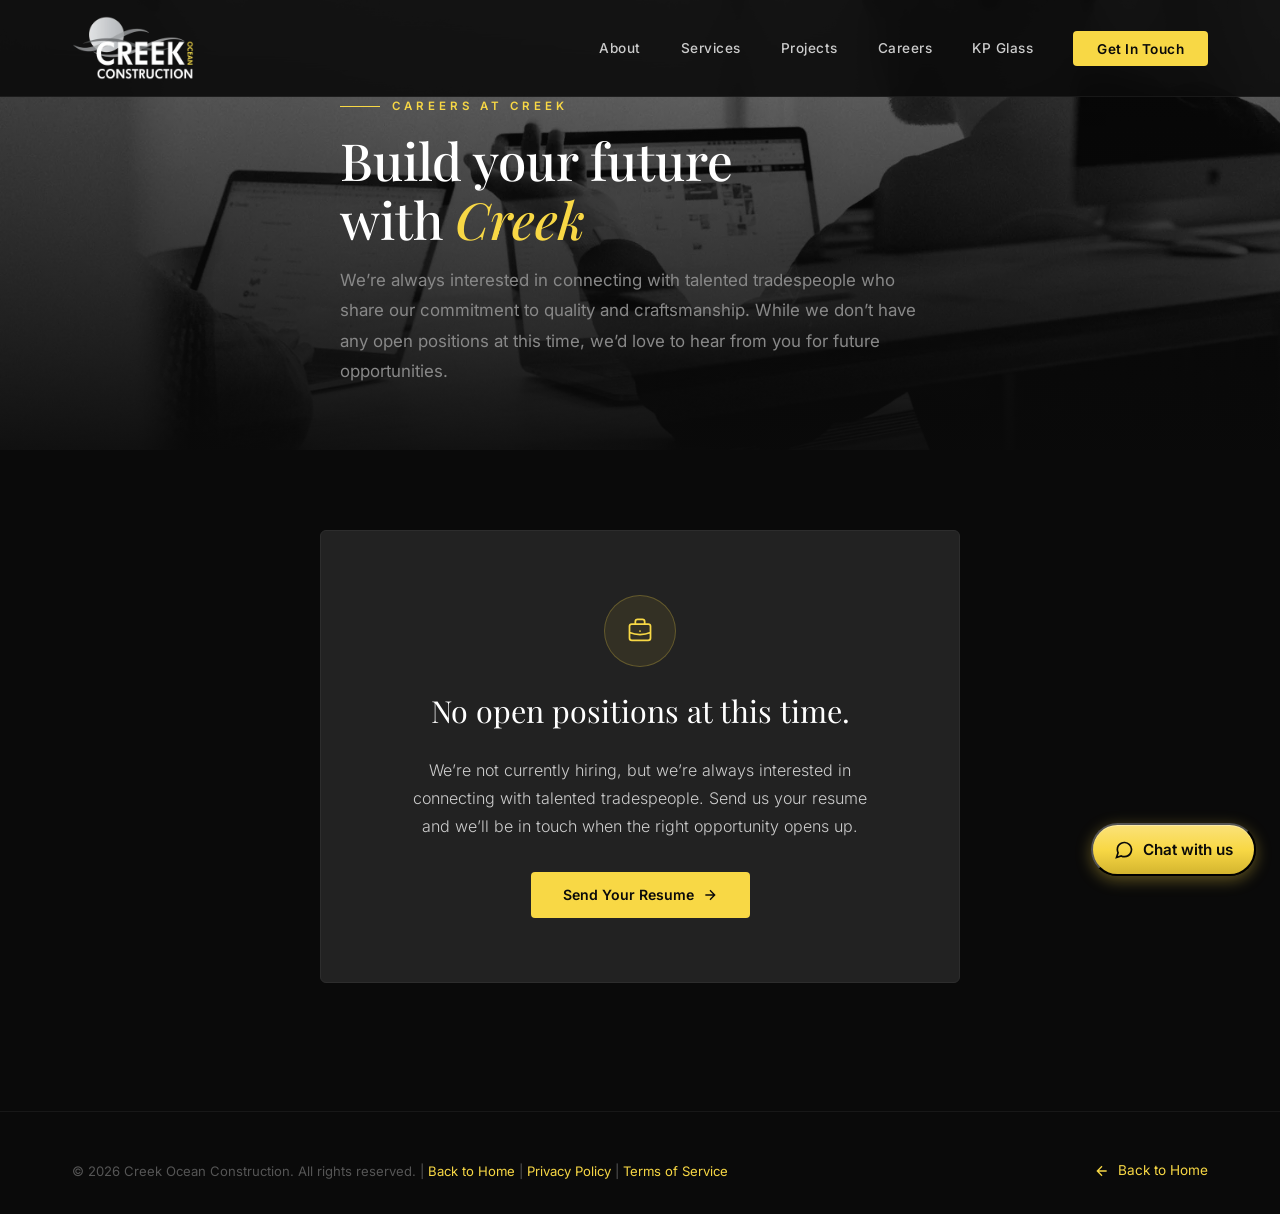
<file: careers.html>
<!DOCTYPE html>
<html lang="en">
<head>
  <meta charset="UTF-8">
  <meta name="viewport" content="width=device-width, initial-scale=1.0">
  <title>Careers | Creek Ocean Construction</title>
  <meta name="description" content="Careers at Creek Ocean Construction in Dartmouth, NS. No open positions right now, but we welcome resumes from carpenters, cabinet makers, and tradespeople in HRM.">
  <meta name="theme-color" content="#0a0a0a">
  <link rel="canonical" href="https://creek.construction/careers">
  <link rel="icon" type="image/svg+xml" href="favicon.svg">
  <meta property="og:type" content="website">
  <meta property="og:site_name" content="Creek Ocean Construction">
  <meta property="og:url" content="https://creek.construction/careers">
  <meta property="og:title" content="Careers | Creek Ocean Construction">
  <meta property="og:description" content="Send your resume to Creek Ocean Construction for future opportunities in carpentry, cabinetry, and construction in Halifax and HRM.">
  <meta property="og:image" content="https://creek.construction/images/og-creek-v2.jpg">
  <meta name="twitter:card" content="summary_large_image">
  <link rel="preload" href="fonts/inter-latin.woff2" as="font" type="font/woff2" crossorigin>
  <link rel="preload" href="fonts/playfair-latin.woff2" as="font" type="font/woff2" crossorigin>
  <style>
  @font-face{font-family:'Inter';font-style:normal;font-weight:300 700;font-display:swap;src:url(fonts/inter-latin-ext.woff2) format('woff2');unicode-range:U+0100-02BA, U+02BD-02C5, U+02C7-02CC, U+02CE-02D7, U+02DD-02FF, U+0304, U+0308, U+0329, U+1D00-1DBF, U+1E00-1E9F, U+1EF2-1EFF, U+2020, U+20A0-20AB, U+20AD-20C0, U+2113, U+2C60-2C7F, U+A720-A7FF;}
  @font-face{font-family:'Inter';font-style:normal;font-weight:300 700;font-display:swap;src:url(fonts/inter-latin.woff2) format('woff2');unicode-range:U+0000-00FF, U+0131, U+0152-0153, U+02BB-02BC, U+02C6, U+02DA, U+02DC, U+0304, U+0308, U+0329, U+2000-206F, U+20AC, U+2122, U+2191, U+2193, U+2212, U+2215, U+FEFF, U+FFFD;}
  @font-face{font-family:'Playfair Display';font-style:italic;font-weight:400 500;font-display:swap;src:url(fonts/playfair-italic-latin-ext.woff2) format('woff2');unicode-range:U+0100-02BA, U+02BD-02C5, U+02C7-02CC, U+02CE-02D7, U+02DD-02FF, U+0304, U+0308, U+0329, U+1D00-1DBF, U+1E00-1E9F, U+1EF2-1EFF, U+2020, U+20A0-20AB, U+20AD-20C0, U+2113, U+2C60-2C7F, U+A720-A7FF;}
  @font-face{font-family:'Playfair Display';font-style:italic;font-weight:400 500;font-display:swap;src:url(fonts/playfair-italic-latin.woff2) format('woff2');unicode-range:U+0000-00FF, U+0131, U+0152-0153, U+02BB-02BC, U+02C6, U+02DA, U+02DC, U+0304, U+0308, U+0329, U+2000-206F, U+20AC, U+2122, U+2191, U+2193, U+2212, U+2215, U+FEFF, U+FFFD;}
  @font-face{font-family:'Playfair Display';font-style:normal;font-weight:400 700;font-display:swap;src:url(fonts/playfair-latin-ext.woff2) format('woff2');unicode-range:U+0100-02BA, U+02BD-02C5, U+02C7-02CC, U+02CE-02D7, U+02DD-02FF, U+0304, U+0308, U+0329, U+1D00-1DBF, U+1E00-1E9F, U+1EF2-1EFF, U+2020, U+20A0-20AB, U+20AD-20C0, U+2113, U+2C60-2C7F, U+A720-A7FF;}
  @font-face{font-family:'Playfair Display';font-style:normal;font-weight:400 700;font-display:swap;src:url(fonts/playfair-latin.woff2) format('woff2');unicode-range:U+0000-00FF, U+0131, U+0152-0153, U+02BB-02BC, U+02C6, U+02DA, U+02DC, U+0304, U+0308, U+0329, U+2000-206F, U+20AC, U+2122, U+2191, U+2193, U+2212, U+2215, U+FEFF, U+FFFD;}
  </style>
  <style>
    *, *::before, *::after { margin: 0; padding: 0; box-sizing: border-box; }
    :root {
      --black: #0a0a0a;
      --charcoal: #1a1a1a;
      --dark: #222222;
      --gray-900: #2d2d2d;
      --gray-700: #555555;
      --gray-500: #888888;
      --gray-300: #cccccc;
      --gray-100: #f2f2f2;
      --white: #ffffff;
      --accent: #f8d845;
      --accent-light: #fbe27a;
      --accent-dark: #d4b52f;
      --font-display: 'Playfair Display', Georgia, serif;
      --font-body: 'Inter', -apple-system, sans-serif;
    }
    html { scroll-behavior: smooth; }
    body {
      font-family: var(--font-body);
      background: var(--black);
      color: var(--white);
      line-height: 1.6;
      overflow-x: hidden;
      -webkit-font-smoothing: antialiased;
    }
    img { max-width: 100%; display: block; }
    a { text-decoration: none; color: inherit; }
    .container { max-width: 1200px; margin: 0 auto; padding: 0 2rem; }

    /* ─── NAV ─── */
    nav {
      position: fixed; top: 0; left: 0; right: 0; z-index: 1000;
      background: rgba(10,10,10,0.9);
      backdrop-filter: blur(20px);
      -webkit-backdrop-filter: blur(20px);
      border-bottom: 1px solid rgba(255,255,255,0.06);
      padding: 1rem 0;
    }
    nav .container {
      display: flex; align-items: center; justify-content: space-between;
    }
    .nav-logo img { height: 64px; width: auto; }
    picture { display: contents; }
    .nav-links {
      display: flex; align-items: center;
      gap: 2.5rem; list-style: none;
    }
    .nav-links a {
      font-size: 0.85rem; font-weight: 500;
      color: var(--gray-300);
      letter-spacing: 0.5px;
      transition: color 0.3s;
    }
    .nav-links a:hover { color: var(--accent); }
    .nav-cta {
      background: var(--accent) !important;
      color: var(--black) !important;
      padding: 0.6rem 1.5rem !important;
      border-radius: 4px;
      font-weight: 600 !important;
      transition: all 0.3s !important;
    }
    .nav-cta:hover {
      background: var(--accent-light) !important;
      transform: translateY(-1px);
    }
    .nav-hamburger {
      display: none;
      flex-direction: column; gap: 5px;
      cursor: pointer;
      background: none;
      border: none;
      padding: 8px;
      margin: -8px;
    }
    .nav-hamburger:focus-visible {
      outline: 2px solid var(--accent-light);
      outline-offset: 2px;
    }
    .nav-hamburger span {
      width: 24px; height: 2px;
      background: var(--white);
      border-radius: 2px;
      transition: all 0.3s;
    }

    /* ─── HERO ─── */
    .careers-hero {
      position: relative;
      min-height: 50vh;
      display: flex;
      align-items: flex-end;
      padding-bottom: 4rem;
      overflow: hidden;
    }
    .careers-hero-bg {
      position: absolute; inset: 0;
      background: url('images/career-hero.jpg') center/cover no-repeat;
      background-image: image-set(url('images/career-hero.webp') type('image/webp'), url('images/career-hero.jpg') type('image/jpeg'));
    }
    .careers-hero-overlay {
      position: absolute; inset: 0;
      background: linear-gradient(180deg, rgba(10,10,10,0.5) 0%, rgba(10,10,10,0.95) 100%);
    }
    .careers-hero-content {
      position: relative; z-index: 2;
    }
    .section-label {
      display: inline-flex; align-items: center; gap: 0.75rem;
      font-size: 0.72rem; font-weight: 600;
      color: var(--accent);
      letter-spacing: 4px;
      text-transform: uppercase;
      margin-bottom: 1rem;
    }
    .section-label::before {
      content: ''; width: 40px; height: 1px;
      background: var(--accent);
    }
    .section-title {
      font-family: var(--font-display);
      font-size: clamp(2.2rem, 4vw, 3.5rem);
      font-weight: 500;
      color: var(--white);
      line-height: 1.15;
      margin-bottom: 1rem;
    }
    .section-title em {
      font-style: italic;
      color: var(--accent);
    }
    .careers-hero-desc {
      font-size: 1.05rem;
      color: var(--gray-500);
      max-width: 600px;
      line-height: 1.8;
    }

    /* ─── JOB LISTINGS ─── */
    .jobs-section {
      padding: 5rem 0 8rem;
    }
    .no-openings {
      max-width: 640px;
      margin: 0 auto;
      background: var(--dark);
      border: 1px solid var(--gray-900);
      border-radius: 6px;
      padding: 4rem 2.5rem;
      text-align: center;
      display: flex;
      flex-direction: column;
      align-items: center;
      gap: 1.25rem;
    }
    .no-openings-icon {
      width: 72px;
      height: 72px;
      border-radius: 50%;
      background: rgba(248, 216, 69,0.08);
      border: 1px solid rgba(248, 216, 69,0.25);
      display: flex;
      align-items: center;
      justify-content: center;
      color: var(--accent);
    }
    .no-openings-icon svg { width: 28px; height: 28px; }
    .no-openings h2 {
      font-family: var(--font-display);
      font-size: clamp(1.5rem, 3vw, 1.9rem);
      font-weight: 400;
      color: var(--white);
      margin: 0;
    }
    .no-openings p {
      color: var(--gray-300);
      line-height: 1.75;
      font-weight: 300;
      max-width: 46ch;
      font-size: 1rem;
      margin: 0;
    }
    .no-openings .job-apply-btn { margin-top: 0.75rem; }
    .jobs-nav {
      display: flex;
      gap: 0.75rem;
      flex-wrap: wrap;
      margin-bottom: 4rem;
      padding-bottom: 2rem;
      border-bottom: 1px solid rgba(255,255,255,0.06);
    }
    .jobs-nav a {
      padding: 0.6rem 1.4rem;
      background: rgba(255,255,255,0.04);
      border: 1px solid rgba(255,255,255,0.08);
      border-radius: 50px;
      font-size: 0.82rem;
      font-weight: 500;
      color: var(--gray-300);
      transition: all 0.3s;
    }
    .jobs-nav a:hover,
    .jobs-nav a.active {
      background: rgba(248, 216, 69,0.1);
      border-color: rgba(248, 216, 69,0.3);
      color: var(--accent);
    }

    .job-posting {
      margin-bottom: 4rem;
      padding-bottom: 4rem;
      border-bottom: 1px solid rgba(255,255,255,0.06);
      scroll-margin-top: 100px;
    }
    .job-posting:last-child {
      border-bottom: none;
      margin-bottom: 0;
      padding-bottom: 0;
    }
    .job-header {
      display: flex;
      justify-content: space-between;
      align-items: flex-start;
      gap: 2rem;
      margin-bottom: 2.5rem;
    }
    .job-header h2 {
      font-family: var(--font-display);
      font-size: 2rem;
      font-weight: 500;
      color: var(--white);
      line-height: 1.2;
    }
    .job-meta {
      display: flex;
      gap: 1rem;
      flex-wrap: wrap;
      margin-top: 0.75rem;
    }
    .job-meta-tag {
      display: inline-flex;
      align-items: center;
      gap: 0.4rem;
      font-size: 0.78rem;
      font-weight: 500;
      color: var(--gray-500);
      background: rgba(255,255,255,0.04);
      border: 1px solid rgba(255,255,255,0.08);
      padding: 0.35rem 0.9rem;
      border-radius: 4px;
    }
    .job-meta-tag svg {
      width: 14px; height: 14px;
      color: var(--accent);
    }
    .job-apply-btn {
      display: inline-flex;
      align-items: center;
      gap: 0.5rem;
      padding: 0.75rem 2rem;
      background: var(--accent);
      color: var(--black);
      border-radius: 4px;
      font-size: 0.88rem;
      font-weight: 600;
      transition: all 0.3s;
      flex-shrink: 0;
      margin-top: 0.5rem;
    }
    .job-apply-btn:hover {
      background: var(--accent-light);
      transform: translateY(-1px);
    }
    .job-apply-btn svg { width: 16px; height: 16px; }

    .job-body {
      display: grid;
      grid-template-columns: 2fr 1fr;
      gap: 3rem;
    }
    .job-content h3 {
      font-family: var(--font-display);
      font-size: 1.15rem;
      font-weight: 500;
      color: var(--white);
      margin-bottom: 1rem;
      margin-top: 2rem;
    }
    .job-content h3:first-child { margin-top: 0; }
    .job-content p {
      font-size: 0.92rem;
      color: var(--gray-500);
      line-height: 1.8;
      margin-bottom: 1rem;
    }
    .job-content ul {
      list-style: none;
      padding: 0;
    }
    .job-content ul li {
      position: relative;
      padding-left: 1.5rem;
      font-size: 0.9rem;
      color: var(--gray-300);
      line-height: 1.8;
      margin-bottom: 0.5rem;
    }
    .job-content ul li::before {
      content: '';
      position: absolute;
      left: 0;
      top: 0.7rem;
      width: 6px; height: 6px;
      background: var(--accent);
      border-radius: 50%;
    }

    .job-sidebar {
      position: sticky;
      top: 100px;
      align-self: start;
    }
    .job-sidebar-card {
      background: rgba(255,255,255,0.03);
      border: 1px solid rgba(255,255,255,0.06);
      border-radius: 12px;
      padding: 2rem;
    }
    .job-sidebar-card h4 {
      font-family: var(--font-display);
      font-size: 1rem;
      font-weight: 500;
      color: var(--white);
      margin-bottom: 1.5rem;
    }
    .sidebar-info {
      display: flex;
      flex-direction: column;
      gap: 1rem;
    }
    .sidebar-info-item {
      display: flex;
      align-items: center;
      gap: 0.75rem;
    }
    .sidebar-info-item .icon {
      width: 36px; height: 36px;
      display: flex; align-items: center; justify-content: center;
      background: rgba(248, 216, 69,0.1);
      border-radius: 8px;
      color: var(--accent);
      flex-shrink: 0;
    }
    .sidebar-info-item .icon svg { width: 16px; height: 16px; }
    .sidebar-info-item .text {
      font-size: 0.82rem;
    }
    .sidebar-info-item .text .label {
      color: var(--gray-500);
      font-size: 0.72rem;
      letter-spacing: 0.5px;
      text-transform: uppercase;
    }
    .sidebar-info-item .text .value {
      color: var(--white);
      font-weight: 500;
      margin-top: 0.15rem;
    }
    .sidebar-apply {
      display: block;
      text-align: center;
      margin-top: 1.5rem;
      padding: 0.8rem 1.5rem;
      background: var(--accent);
      color: var(--black);
      border-radius: 4px;
      font-weight: 600;
      font-size: 0.88rem;
      transition: all 0.3s;
    }
    .sidebar-apply:hover {
      background: var(--accent-light);
      transform: translateY(-1px);
    }

    /* ─── FOOTER ─── */
    footer {
      padding: 3rem 0 2rem;
      border-top: 1px solid rgba(255,255,255,0.06);
    }
    .footer-inner {
      display: flex;
      justify-content: space-between;
      align-items: center;
    }
    .footer-inner p {
      font-size: 0.82rem;
      color: var(--gray-700);
    }
    .footer-inner a {
      color: var(--accent);
      transition: color 0.3s;
    }
    .footer-inner a:hover { color: var(--accent-light); }
    .footer-back {
      display: inline-flex;
      align-items: center;
      gap: 0.5rem;
      font-size: 0.85rem;
      color: var(--gray-500);
      transition: color 0.3s;
    }
    .footer-back:hover { color: var(--accent); }
    .footer-back svg { width: 16px; height: 16px; }

    /* ─── REVEAL ─── */
    @media (prefers-reduced-motion: no-preference) {
      .reveal {
        opacity: 0; transform: translateY(25px);
        transition: opacity 0.7s ease, transform 0.7s ease;
      }
      .reveal.visible { opacity: 1; transform: translateY(0); }
    }
    .skip-link {
      position: absolute; left: -9999px; top: 0;
      z-index: 10001;
      background: var(--accent); color: var(--black);
      padding: 12px 24px; font-weight: 600; font-size: 0.9rem;
    }
    .skip-link:focus { left: 0; outline: 3px solid var(--white); outline-offset: 2px; }
    .reveal-delay-1 { transition-delay: 0.15s; }
    .reveal-delay-2 { transition-delay: 0.3s; }
    .reveal-delay-3 { transition-delay: 0.45s; }

    /* ─── RESPONSIVE ─── */
    @media (max-width: 768px) {
      .nav-links { display: none; }
      .nav-links.active {
        display: flex;
        flex-direction: column;
        position: fixed;
        top: 0; left: 0; right: 0; bottom: 0;
        background: rgba(10,10,10,0.97);
        backdrop-filter: blur(20px);
        justify-content: center;
        align-items: center;
        gap: 2rem;
        z-index: 999;
      }
      .nav-links.active a { font-size: 1.2rem; }
      .nav-hamburger { display: flex; z-index: 1001; }
      .nav-logo img { height: 50px; }
      .job-header { flex-direction: column; }
      .job-body { grid-template-columns: 1fr; }
      .job-sidebar { position: static; }
      .careers-hero { min-height: 40vh; }
    }
  </style>
  <link rel="stylesheet" href="chatbot/chatbot.css?v=8">
</head>
<body>
<a href="#main-content" class="skip-link">Skip to main content</a>

<!-- NAV -->
<nav>
  <div class="container">
    <a href="index.html" class="nav-logo"><picture><source srcset="images/creek-logo-transparent.webp" type="image/webp"><img src="images/creek-logo-transparent.png" alt="Creek Ocean Construction" width="122" height="64"></picture></a>
    <ul class="nav-links" id="navLinks">
      <li><a href="index.html#about">About</a></li>
      <li><a href="index.html#services">Services</a></li>
      <li><a href="index.html#projects">Projects</a></li>
      <li><a href="careers.html" aria-current="page">Careers</a></li>
      <li><a href="https://kp-glass.ca/" target="_blank" rel="noopener noreferrer">KP Glass</a></li>
      <li><a href="index.html#contact" class="nav-cta">Get In Touch</a></li>
    </ul>
    <button type="button" class="nav-hamburger" id="hamburger" aria-label="Toggle menu" aria-expanded="false" aria-controls="navLinks">
      <span></span><span></span><span></span>
    </button>
  </div>
</nav>

<main id="main-content">

<!-- HERO -->
<section class="careers-hero">
  <div class="careers-hero-bg"></div>
  <div class="careers-hero-overlay"></div>
  <div class="container">
    <div class="careers-hero-content">
      <div class="section-label reveal">Careers at Creek</div>
      <h1 class="section-title reveal reveal-delay-1">Build your future<br>with <em>Creek</em></h1>
      <p class="careers-hero-desc reveal reveal-delay-2">We&rsquo;re always interested in connecting with talented tradespeople who share our commitment to quality and craftsmanship. While we don&rsquo;t have any open positions at this time, we&rsquo;d love to hear from you for future opportunities.</p>
    </div>
  </div>
</section>

<!-- NO OPEN POSITIONS -->
<section class="jobs-section">
  <div class="container">
    <div class="no-openings reveal">
      <div class="no-openings-icon">
        <svg fill="none" stroke="currentColor" stroke-width="1.5" viewBox="0 0 24 24" aria-hidden="true"><path stroke-linecap="round" stroke-linejoin="round" d="M21 13.255A23.931 23.931 0 0112 15c-3.183 0-6.22-.62-9-1.745M16 6V4a2 2 0 00-2-2h-4a2 2 0 00-2 2v2m4 6h.01M5 20h14a2 2 0 002-2V8a2 2 0 00-2-2H5a2 2 0 00-2 2v10a2 2 0 002 2z"/></svg>
      </div>
      <h2>No open positions at this time.</h2>
      <p>We&rsquo;re not currently hiring, but we&rsquo;re always interested in connecting with talented tradespeople. Send us your resume and we&rsquo;ll be in touch when the right opportunity opens up.</p>
      <a href="mailto:admin@creek.construction?subject=Resume%20Submission" class="job-apply-btn">
        Send Your Resume
        <svg fill="none" stroke="currentColor" stroke-width="2" viewBox="0 0 24 24" aria-hidden="true"><path d="M5 12h14M12 5l7 7-7 7"/></svg>
      </a>
    </div>
  </div>
</section>

</main>

<!-- FOOTER -->
<footer>
  <div class="container">
    <div class="footer-inner">
      <p>&copy; 2026 Creek Ocean Construction. All rights reserved. | <a href="index.html">Back to Home</a> | <a href="privacy-policy.html">Privacy Policy</a> | <a href="terms-of-service.html">Terms of Service</a></p>
      <a href="index.html" class="footer-back">
        <svg fill="none" stroke="currentColor" stroke-width="2" viewBox="0 0 24 24"><path d="M19 12H5M12 19l-7-7 7-7"/></svg>
        Back to Home
      </a>
    </div>
  </div>
</footer>

<script>
// ─── HAMBURGER ───
const hamburger = document.getElementById('hamburger');
const navLinks = document.getElementById('navLinks');
hamburger.addEventListener('click', () => {
  navLinks.classList.toggle('active');
  const isOpen = navLinks.classList.contains('active');
  hamburger.setAttribute('aria-expanded', isOpen ? 'true' : 'false');
  const spans = hamburger.querySelectorAll('span');
  if (isOpen) {
    spans[0].style.transform = 'rotate(45deg) translate(5px, 5px)';
    spans[1].style.opacity = '0';
    spans[2].style.transform = 'rotate(-45deg) translate(5px, -5px)';
  } else {
    spans[0].style.transform = '';
    spans[1].style.opacity = '';
    spans[2].style.transform = '';
  }
});
navLinks.querySelectorAll('a').forEach(link => {
  link.addEventListener('click', () => {
    navLinks.classList.remove('active');
    hamburger.setAttribute('aria-expanded', 'false');
    const spans = hamburger.querySelectorAll('span');
    spans[0].style.transform = '';
    spans[1].style.opacity = '';
    spans[2].style.transform = '';
  });
});

// ─── SMOOTH SCROLL ───
document.querySelectorAll('a[href^="#"]').forEach(a => {
  a.addEventListener('click', e => {
    e.preventDefault();
    const target = document.querySelector(a.getAttribute('href'));
    if (target) target.scrollIntoView({ behavior: 'smooth', block: 'start' });
  });
});

// ─── REVEAL ON SCROLL ───
const revealObserver = new IntersectionObserver((entries) => {
  entries.forEach(entry => {
    if (entry.isIntersecting) entry.target.classList.add('visible');
  });
}, { threshold: 0.1, rootMargin: '0px 0px -50px 0px' });
document.querySelectorAll('.reveal').forEach(el => revealObserver.observe(el));

</script>
<script defer src="chatbot/chatbot.js?v=8"></script>
</body>
</html>
</file>
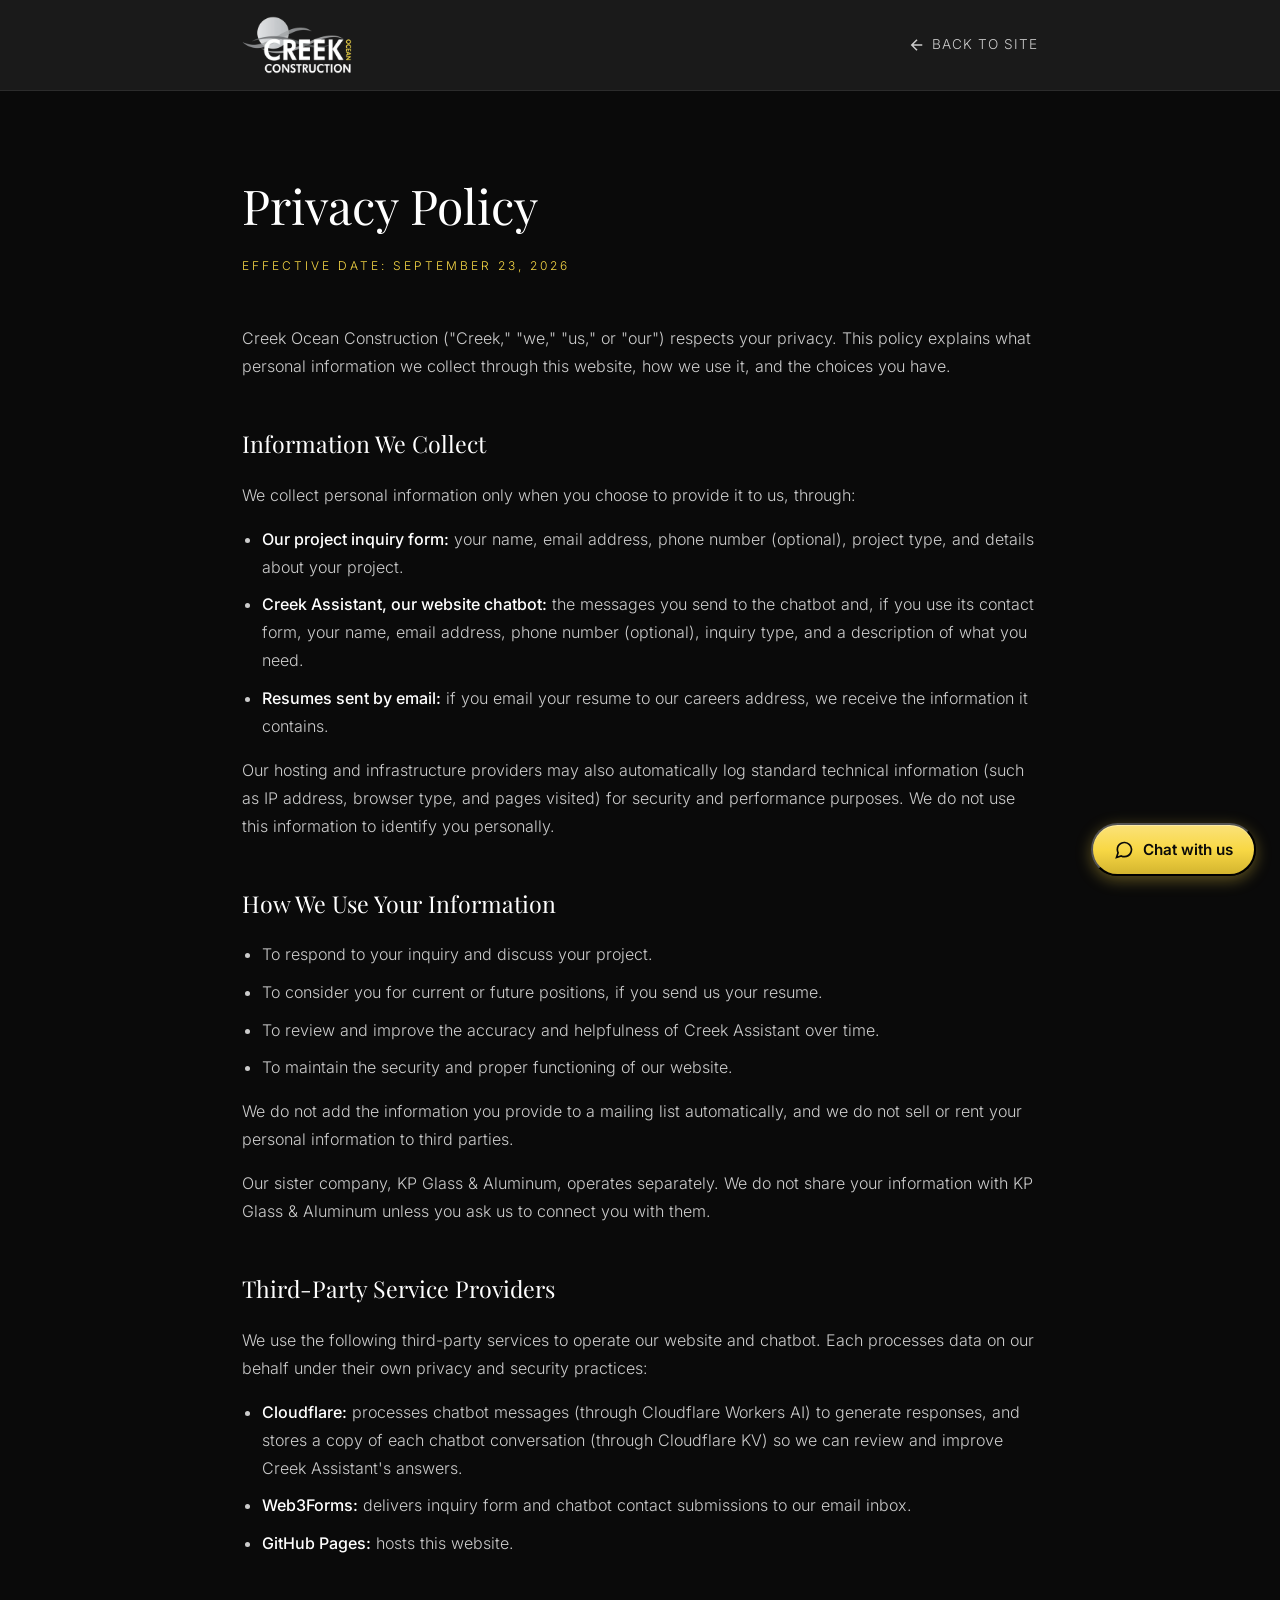
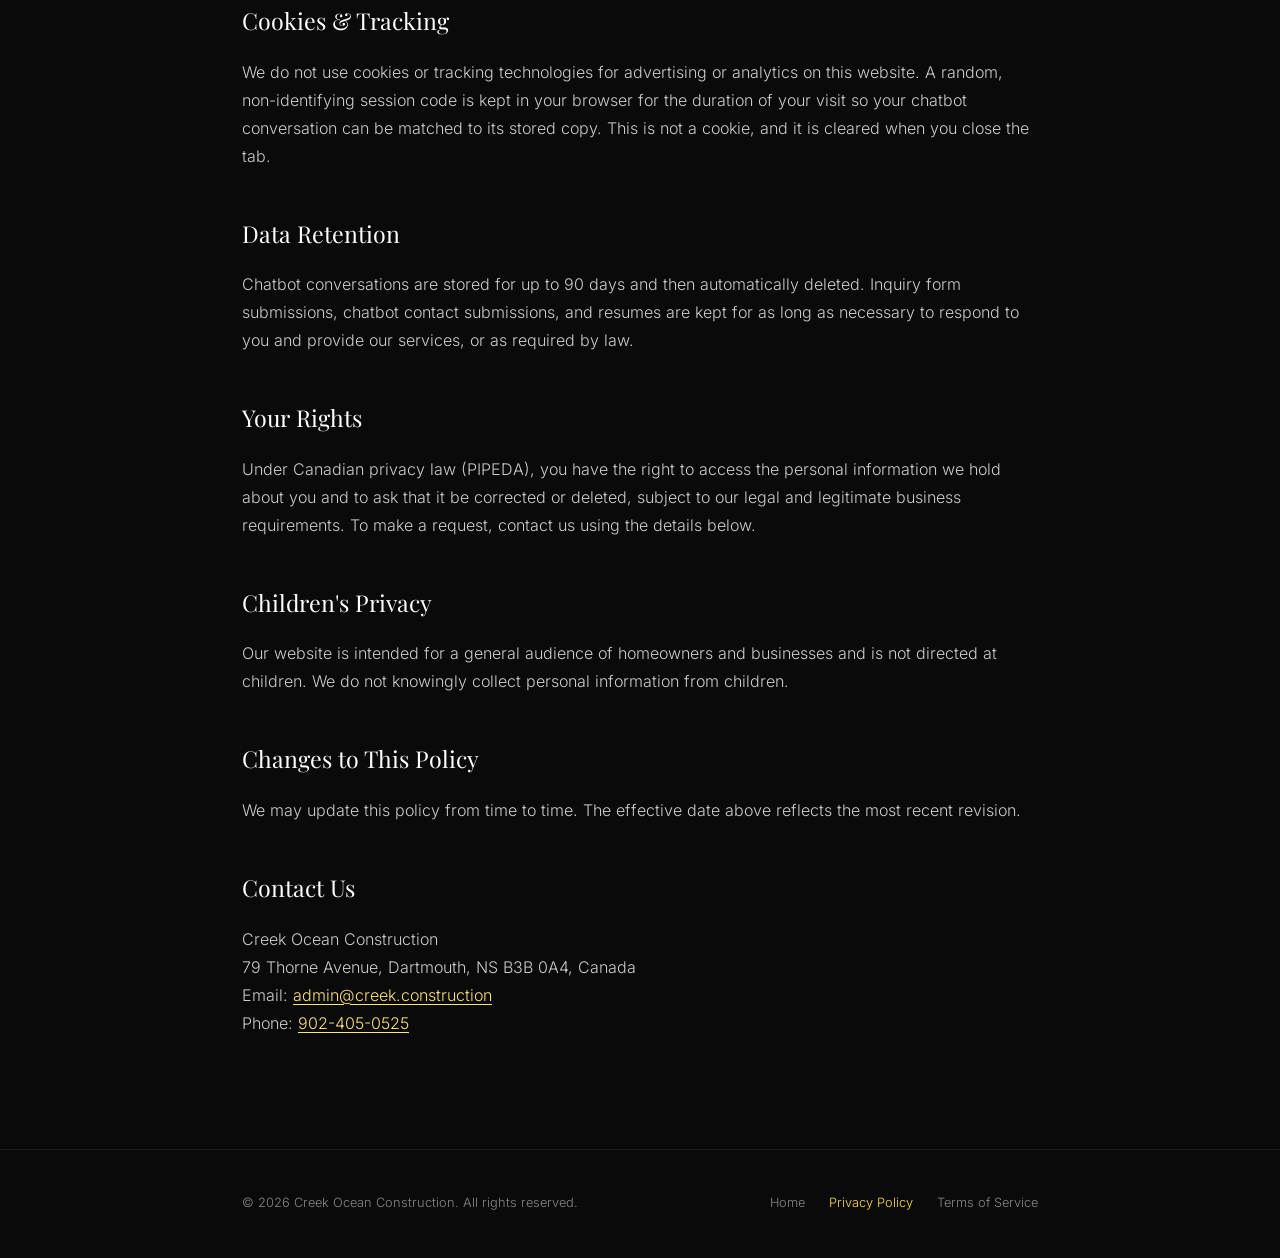
<file: privacy-policy.html>
<!DOCTYPE html>
<html lang="en">
<head>
<meta charset="UTF-8">
<meta name="viewport" content="width=device-width, initial-scale=1.0">
<title>Privacy Policy | Creek Ocean Construction</title>
<meta name="description" content="How Creek Ocean Construction collects, uses, and protects the personal information you share with us, including through our website chatbot and contact form.">
<meta name="robots" content="noindex">
<meta name="theme-color" content="#0a0a0a">
<link rel="preload" href="fonts/inter-latin.woff2" as="font" type="font/woff2" crossorigin>
<link rel="preload" href="fonts/playfair-latin.woff2" as="font" type="font/woff2" crossorigin>
<style>
@font-face{font-family:'Inter';font-style:normal;font-weight:300 700;font-display:swap;src:url(fonts/inter-latin-ext.woff2) format('woff2');unicode-range:U+0100-02BA, U+02BD-02C5, U+02C7-02CC, U+02CE-02D7, U+02DD-02FF, U+0304, U+0308, U+0329, U+1D00-1DBF, U+1E00-1E9F, U+1EF2-1EFF, U+2020, U+20A0-20AB, U+20AD-20C0, U+2113, U+2C60-2C7F, U+A720-A7FF;}
@font-face{font-family:'Inter';font-style:normal;font-weight:300 700;font-display:swap;src:url(fonts/inter-latin.woff2) format('woff2');unicode-range:U+0000-00FF, U+0131, U+0152-0153, U+02BB-02BC, U+02C6, U+02DA, U+02DC, U+0304, U+0308, U+0329, U+2000-206F, U+20AC, U+2122, U+2191, U+2193, U+2212, U+2215, U+FEFF, U+FFFD;}
@font-face{font-family:'Playfair Display';font-style:italic;font-weight:400 500;font-display:swap;src:url(fonts/playfair-italic-latin-ext.woff2) format('woff2');unicode-range:U+0100-02BA, U+02BD-02C5, U+02C7-02CC, U+02CE-02D7, U+02DD-02FF, U+0304, U+0308, U+0329, U+1D00-1DBF, U+1E00-1E9F, U+1EF2-1EFF, U+2020, U+20A0-20AB, U+20AD-20C0, U+2113, U+2C60-2C7F, U+A720-A7FF;}
@font-face{font-family:'Playfair Display';font-style:italic;font-weight:400 500;font-display:swap;src:url(fonts/playfair-italic-latin.woff2) format('woff2');unicode-range:U+0000-00FF, U+0131, U+0152-0153, U+02BB-02BC, U+02C6, U+02DA, U+02DC, U+0304, U+0308, U+0329, U+2000-206F, U+20AC, U+2122, U+2191, U+2193, U+2212, U+2215, U+FEFF, U+FFFD;}
@font-face{font-family:'Playfair Display';font-style:normal;font-weight:400 700;font-display:swap;src:url(fonts/playfair-latin-ext.woff2) format('woff2');unicode-range:U+0100-02BA, U+02BD-02C5, U+02C7-02CC, U+02CE-02D7, U+02DD-02FF, U+0304, U+0308, U+0329, U+1D00-1DBF, U+1E00-1E9F, U+1EF2-1EFF, U+2020, U+20A0-20AB, U+20AD-20C0, U+2113, U+2C60-2C7F, U+A720-A7FF;}
@font-face{font-family:'Playfair Display';font-style:normal;font-weight:400 700;font-display:swap;src:url(fonts/playfair-latin.woff2) format('woff2');unicode-range:U+0000-00FF, U+0131, U+0152-0153, U+02BB-02BC, U+02C6, U+02DA, U+02DC, U+0304, U+0308, U+0329, U+2000-206F, U+20AC, U+2122, U+2191, U+2193, U+2212, U+2215, U+FEFF, U+FFFD;}
</style>
<link rel="stylesheet" href="legal.css?v=4">
<link rel="canonical" href="https://creek.construction/privacy-policy">
<link rel="icon" type="image/svg+xml" href="favicon.svg">
<link rel="stylesheet" href="chatbot/chatbot.css?v=8">
</head>
<body>
<a href="#main-content" class="skip-link">Skip to main content</a>
<nav>
  <div class="container">
    <a href="index.html" class="nav-logo"><picture><source srcset="images/creek-logo-transparent.webp" type="image/webp"><img src="images/creek-logo-transparent.png" alt="Creek Ocean Construction" width="110" height="58"></picture></a>
    <a href="index.html" class="nav-back"><svg viewBox="0 0 24 24" fill="none" stroke="currentColor" stroke-width="2" aria-hidden="true"><path d="M19 12H5M12 19l-7-7 7-7"/></svg> Back to site</a>
  </div>
</nav>

<main id="main-content">
  <div class="container">
    <h1>Privacy Policy</h1>
    <p class="updated">Effective date: September 23, 2026</p>

    <p>Creek Ocean Construction ("Creek," "we," "us," or "our") respects your privacy. This policy explains what personal information we collect through this website, how we use it, and the choices you have.</p>

    <h2>Information We Collect</h2>
    <p>We collect personal information only when you choose to provide it to us, through:</p>
    <ul>
      <li><strong>Our project inquiry form:</strong> your name, email address, phone number (optional), project type, and details about your project.</li>
      <li><strong>Creek Assistant, our website chatbot:</strong> the messages you send to the chatbot and, if you use its contact form, your name, email address, phone number (optional), inquiry type, and a description of what you need.</li>
      <li><strong>Resumes sent by email:</strong> if you email your resume to our careers address, we receive the information it contains.</li>
    </ul>
    <p>Our hosting and infrastructure providers may also automatically log standard technical information (such as IP address, browser type, and pages visited) for security and performance purposes. We do not use this information to identify you personally.</p>

    <h2>How We Use Your Information</h2>
    <ul>
      <li>To respond to your inquiry and discuss your project.</li>
      <li>To consider you for current or future positions, if you send us your resume.</li>
      <li>To review and improve the accuracy and helpfulness of Creek Assistant over time.</li>
      <li>To maintain the security and proper functioning of our website.</li>
    </ul>
    <p>We do not add the information you provide to a mailing list automatically, and we do not sell or rent your personal information to third parties.</p>
    <p>Our sister company, KP Glass &amp; Aluminum, operates separately. We do not share your information with KP Glass &amp; Aluminum unless you ask us to connect you with them.</p>

    <h2>Third-Party Service Providers</h2>
    <p>We use the following third-party services to operate our website and chatbot. Each processes data on our behalf under their own privacy and security practices:</p>
    <ul>
      <li><strong>Cloudflare:</strong> processes chatbot messages (through Cloudflare Workers AI) to generate responses, and stores a copy of each chatbot conversation (through Cloudflare KV) so we can review and improve Creek Assistant's answers.</li>
      <li><strong>Web3Forms:</strong> delivers inquiry form and chatbot contact submissions to our email inbox.</li>
      <li><strong>GitHub Pages:</strong> hosts this website.</li>
    </ul>

    <h2>Cookies &amp; Tracking</h2>
    <p>We do not use cookies or tracking technologies for advertising or analytics on this website. A random, non-identifying session code is kept in your browser for the duration of your visit so your chatbot conversation can be matched to its stored copy. This is not a cookie, and it is cleared when you close the tab.</p>

    <h2>Data Retention</h2>
    <p>Chatbot conversations are stored for up to 90 days and then automatically deleted. Inquiry form submissions, chatbot contact submissions, and resumes are kept for as long as necessary to respond to you and provide our services, or as required by law.</p>

    <h2>Your Rights</h2>
    <p>Under Canadian privacy law (PIPEDA), you have the right to access the personal information we hold about you and to ask that it be corrected or deleted, subject to our legal and legitimate business requirements. To make a request, contact us using the details below.</p>

    <h2>Children's Privacy</h2>
    <p>Our website is intended for a general audience of homeowners and businesses and is not directed at children. We do not knowingly collect personal information from children.</p>

    <h2>Changes to This Policy</h2>
    <p>We may update this policy from time to time. The effective date above reflects the most recent revision.</p>

    <h2>Contact Us</h2>
    <p>
      Creek Ocean Construction<br>
      79 Thorne Avenue, Dartmouth, NS B3B 0A4, Canada<br>
      Email: <a href="mailto:admin@creek.construction">admin@creek.construction</a><br>
      Phone: <a href="tel:+19024050525">902-405-0525</a>
    </p>
  </div>
</main>

<footer>
  <div class="container footer-inner">
    <p>&copy; 2026 Creek Ocean Construction. All rights reserved.</p>
    <div class="footer-links">
      <a href="index.html">Home</a>
      <a href="privacy-policy.html" aria-current="page">Privacy Policy</a>
      <a href="terms-of-service.html">Terms of Service</a>
    </div>
  </div>
</footer>
<script defer src="chatbot/chatbot.js?v=8"></script>
</body>
</html>
</file>
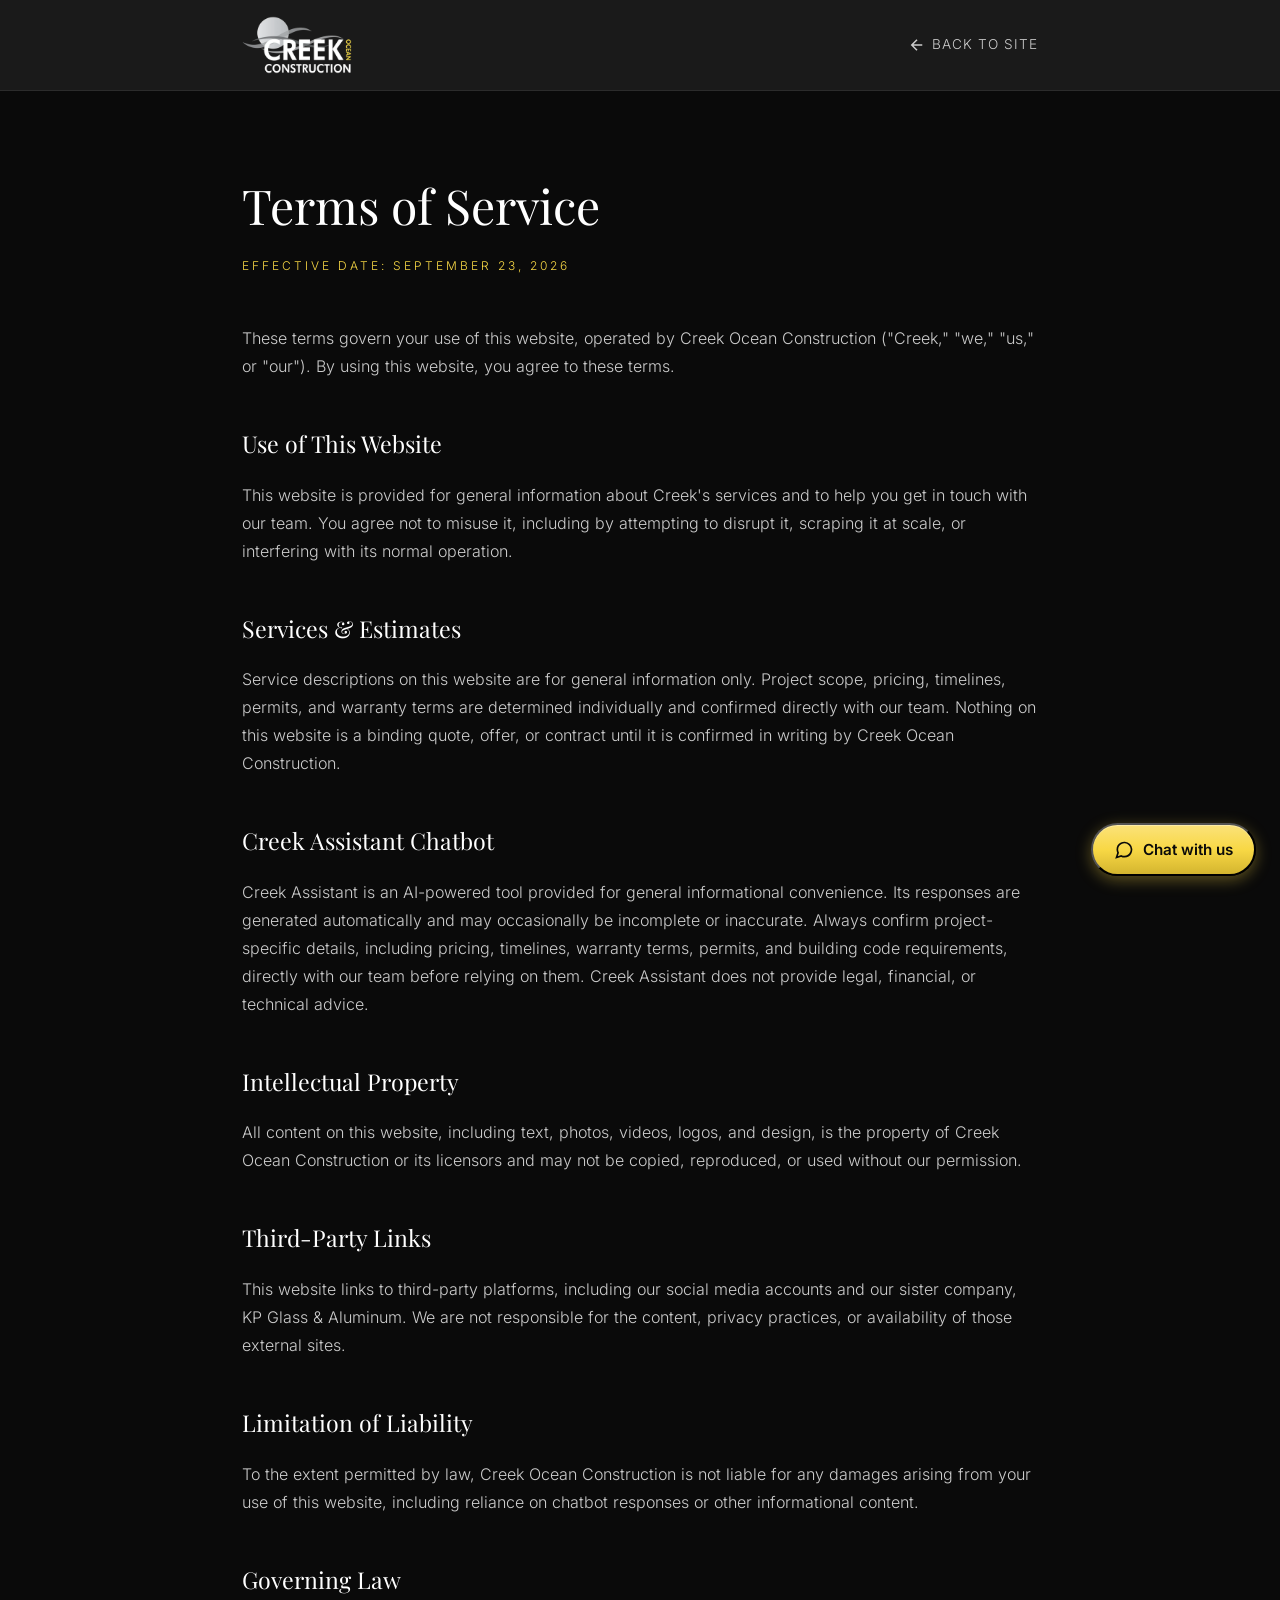
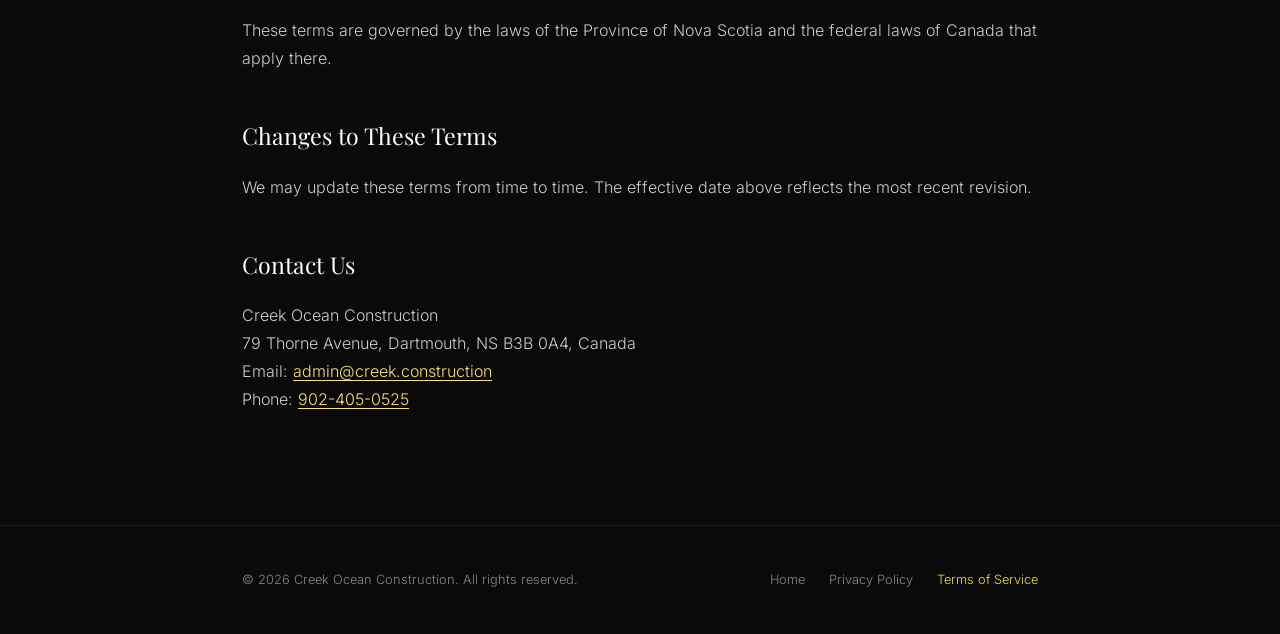
<file: terms-of-service.html>
<!DOCTYPE html>
<html lang="en">
<head>
<meta charset="UTF-8">
<meta name="viewport" content="width=device-width, initial-scale=1.0">
<title>Terms of Service | Creek Ocean Construction</title>
<meta name="description" content="The terms that govern your use of the Creek Ocean Construction website, including our Creek Assistant chatbot.">
<meta name="robots" content="noindex">
<meta name="theme-color" content="#0a0a0a">
<link rel="preload" href="fonts/inter-latin.woff2" as="font" type="font/woff2" crossorigin>
<link rel="preload" href="fonts/playfair-latin.woff2" as="font" type="font/woff2" crossorigin>
<style>
@font-face{font-family:'Inter';font-style:normal;font-weight:300 700;font-display:swap;src:url(fonts/inter-latin-ext.woff2) format('woff2');unicode-range:U+0100-02BA, U+02BD-02C5, U+02C7-02CC, U+02CE-02D7, U+02DD-02FF, U+0304, U+0308, U+0329, U+1D00-1DBF, U+1E00-1E9F, U+1EF2-1EFF, U+2020, U+20A0-20AB, U+20AD-20C0, U+2113, U+2C60-2C7F, U+A720-A7FF;}
@font-face{font-family:'Inter';font-style:normal;font-weight:300 700;font-display:swap;src:url(fonts/inter-latin.woff2) format('woff2');unicode-range:U+0000-00FF, U+0131, U+0152-0153, U+02BB-02BC, U+02C6, U+02DA, U+02DC, U+0304, U+0308, U+0329, U+2000-206F, U+20AC, U+2122, U+2191, U+2193, U+2212, U+2215, U+FEFF, U+FFFD;}
@font-face{font-family:'Playfair Display';font-style:italic;font-weight:400 500;font-display:swap;src:url(fonts/playfair-italic-latin-ext.woff2) format('woff2');unicode-range:U+0100-02BA, U+02BD-02C5, U+02C7-02CC, U+02CE-02D7, U+02DD-02FF, U+0304, U+0308, U+0329, U+1D00-1DBF, U+1E00-1E9F, U+1EF2-1EFF, U+2020, U+20A0-20AB, U+20AD-20C0, U+2113, U+2C60-2C7F, U+A720-A7FF;}
@font-face{font-family:'Playfair Display';font-style:italic;font-weight:400 500;font-display:swap;src:url(fonts/playfair-italic-latin.woff2) format('woff2');unicode-range:U+0000-00FF, U+0131, U+0152-0153, U+02BB-02BC, U+02C6, U+02DA, U+02DC, U+0304, U+0308, U+0329, U+2000-206F, U+20AC, U+2122, U+2191, U+2193, U+2212, U+2215, U+FEFF, U+FFFD;}
@font-face{font-family:'Playfair Display';font-style:normal;font-weight:400 700;font-display:swap;src:url(fonts/playfair-latin-ext.woff2) format('woff2');unicode-range:U+0100-02BA, U+02BD-02C5, U+02C7-02CC, U+02CE-02D7, U+02DD-02FF, U+0304, U+0308, U+0329, U+1D00-1DBF, U+1E00-1E9F, U+1EF2-1EFF, U+2020, U+20A0-20AB, U+20AD-20C0, U+2113, U+2C60-2C7F, U+A720-A7FF;}
@font-face{font-family:'Playfair Display';font-style:normal;font-weight:400 700;font-display:swap;src:url(fonts/playfair-latin.woff2) format('woff2');unicode-range:U+0000-00FF, U+0131, U+0152-0153, U+02BB-02BC, U+02C6, U+02DA, U+02DC, U+0304, U+0308, U+0329, U+2000-206F, U+20AC, U+2122, U+2191, U+2193, U+2212, U+2215, U+FEFF, U+FFFD;}
</style>
<link rel="stylesheet" href="legal.css?v=4">
<link rel="canonical" href="https://creek.construction/terms-of-service">
<link rel="icon" type="image/svg+xml" href="favicon.svg">
<link rel="stylesheet" href="chatbot/chatbot.css?v=8">
</head>
<body>
<a href="#main-content" class="skip-link">Skip to main content</a>
<nav>
  <div class="container">
    <a href="index.html" class="nav-logo"><picture><source srcset="images/creek-logo-transparent.webp" type="image/webp"><img src="images/creek-logo-transparent.png" alt="Creek Ocean Construction" width="110" height="58"></picture></a>
    <a href="index.html" class="nav-back"><svg viewBox="0 0 24 24" fill="none" stroke="currentColor" stroke-width="2" aria-hidden="true"><path d="M19 12H5M12 19l-7-7 7-7"/></svg> Back to site</a>
  </div>
</nav>

<main id="main-content">
  <div class="container">
    <h1>Terms of Service</h1>
    <p class="updated">Effective date: September 23, 2026</p>

    <p>These terms govern your use of this website, operated by Creek Ocean Construction ("Creek," "we," "us," or "our"). By using this website, you agree to these terms.</p>

    <h2>Use of This Website</h2>
    <p>This website is provided for general information about Creek's services and to help you get in touch with our team. You agree not to misuse it, including by attempting to disrupt it, scraping it at scale, or interfering with its normal operation.</p>

    <h2>Services &amp; Estimates</h2>
    <p>Service descriptions on this website are for general information only. Project scope, pricing, timelines, permits, and warranty terms are determined individually and confirmed directly with our team. Nothing on this website is a binding quote, offer, or contract until it is confirmed in writing by Creek Ocean Construction.</p>

    <h2>Creek Assistant Chatbot</h2>
    <p>Creek Assistant is an AI-powered tool provided for general informational convenience. Its responses are generated automatically and may occasionally be incomplete or inaccurate. Always confirm project-specific details, including pricing, timelines, warranty terms, permits, and building code requirements, directly with our team before relying on them. Creek Assistant does not provide legal, financial, or technical advice.</p>

    <h2>Intellectual Property</h2>
    <p>All content on this website, including text, photos, videos, logos, and design, is the property of Creek Ocean Construction or its licensors and may not be copied, reproduced, or used without our permission.</p>

    <h2>Third-Party Links</h2>
    <p>This website links to third-party platforms, including our social media accounts and our sister company, KP Glass &amp; Aluminum. We are not responsible for the content, privacy practices, or availability of those external sites.</p>

    <h2>Limitation of Liability</h2>
    <p>To the extent permitted by law, Creek Ocean Construction is not liable for any damages arising from your use of this website, including reliance on chatbot responses or other informational content.</p>

    <h2>Governing Law</h2>
    <p>These terms are governed by the laws of the Province of Nova Scotia and the federal laws of Canada that apply there.</p>

    <h2>Changes to These Terms</h2>
    <p>We may update these terms from time to time. The effective date above reflects the most recent revision.</p>

    <h2>Contact Us</h2>
    <p>
      Creek Ocean Construction<br>
      79 Thorne Avenue, Dartmouth, NS B3B 0A4, Canada<br>
      Email: <a href="mailto:admin@creek.construction">admin@creek.construction</a><br>
      Phone: <a href="tel:+19024050525">902-405-0525</a>
    </p>
  </div>
</main>

<footer>
  <div class="container footer-inner">
    <p>&copy; 2026 Creek Ocean Construction. All rights reserved.</p>
    <div class="footer-links">
      <a href="index.html">Home</a>
      <a href="privacy-policy.html">Privacy Policy</a>
      <a href="terms-of-service.html" aria-current="page">Terms of Service</a>
    </div>
  </div>
</footer>
<script defer src="chatbot/chatbot.js?v=8"></script>
</body>
</html>
</file>
<file: chatbot/chatbot.css>
/* ─── CREEK ASSISTANT CHAT WIDGET ─── */
#creek-chat-toggle {
  position: fixed;
  bottom: 24px;
  right: 24px;
  z-index: 9999;
  display: flex;
  align-items: center;
  gap: 0.6rem;
  padding: 0.9rem 1.3rem;
  border-radius: 999px;
  background: linear-gradient(180deg, var(--accent-light) 0%, var(--accent) 50%, var(--accent-dark) 100%);
  color: var(--black);
  font-family: var(--font-body);
  font-weight: 600;
  font-size: 0.95rem;
  box-shadow: 0 4px 15px rgba(248, 216, 69, 0.35), inset 0 1px 0 rgba(255, 255, 255, 0.35);
  min-height: 44px;
  transition: transform 0.25s ease, box-shadow 0.25s ease;
}

#creek-chat-toggle:hover {
  transform: translateY(-2px);
  box-shadow: 0 8px 25px rgba(248, 216, 69, 0.45), inset 0 1px 0 rgba(255, 255, 255, 0.35);
}

#creek-chat-toggle svg {
  width: 20px;
  height: 20px;
  flex-shrink: 0;
}

#creek-chat-toggle .creek-chat-close-icon {
  display: none;
}

#creek-chat-toggle[aria-expanded="true"] .creek-chat-open-icon {
  display: none;
}

#creek-chat-toggle[aria-expanded="true"] .creek-chat-close-icon {
  display: block;
}

#creek-chat-body {
  display: flex;
  flex-direction: column;
  flex: 1;
  min-height: 0;
}

#creek-chat-panel {
  position: fixed;
  bottom: 90px;
  right: 24px;
  z-index: 9999;
  width: min(380px, calc(100vw - 32px));
  max-height: min(600px, calc(100vh - 130px));
  max-height: min(600px, calc(100dvh - 130px));
  display: flex;
  flex-direction: column;
  background: var(--charcoal);
  border: 1px solid rgba(248, 216, 69, 0.25);
  border-radius: 16px;
  box-shadow: 0 28px 56px rgba(0, 0, 0, 0.45), 0 10px 20px rgba(0, 0, 0, 0.3);
  overflow: hidden;
  opacity: 0;
  transform: translateY(16px) scale(0.98);
  visibility: hidden;
  pointer-events: none;
  transition: opacity 0.25s cubic-bezier(0.22, 1, 0.36, 1), transform 0.25s cubic-bezier(0.22, 1, 0.36, 1), visibility 0.25s;
}

#creek-chat-panel.open {
  opacity: 1;
  transform: translateY(0) scale(1);
  visibility: visible;
  pointer-events: auto;
}

.creek-chat-header {
  display: flex;
  align-items: center;
  justify-content: space-between;
  padding: 1rem 1.2rem;
  background: var(--dark);
  border-bottom: 1px solid rgba(248, 216, 69, 0.2);
}

.creek-chat-header h2 {
  font-family: var(--font-display);
  font-size: 1.05rem;
  color: var(--white);
  margin: 0;
}

.creek-chat-header p {
  font-size: 0.75rem;
  color: var(--gray-300);
  margin: 0.15rem 0 0;
}

.creek-chat-header-close {
  width: 44px;
  height: 44px;
  min-width: 44px;
  border-radius: 50%;
  display: flex;
  align-items: center;
  justify-content: center;
  background: transparent;
  color: var(--gray-300);
  transition: background 0.2s ease, color 0.2s ease;
}

.creek-chat-header-close:hover {
  background: rgba(255, 255, 255, 0.08);
  color: var(--white);
}

.creek-chat-messages {
  flex: 1;
  min-height: 0;
  overflow-y: auto;
  padding: 1rem 1.2rem;
  display: flex;
  flex-direction: column;
  gap: 0.7rem;
  scroll-behavior: smooth;
}

.creek-chat-bubble {
  max-width: 85%;
  padding: 0.65rem 0.9rem;
  border-radius: 14px;
  font-size: 0.88rem;
  line-height: 1.5;
}

.creek-chat-bubble.bot {
  align-self: flex-start;
  background: var(--gray-900);
  color: var(--gray-100);
  border-bottom-left-radius: 4px;
}

.creek-chat-bubble.user {
  align-self: flex-end;
  background: var(--accent);
  color: var(--black);
  border-bottom-right-radius: 4px;
}

.creek-chat-quick-options {
  display: flex;
  flex-wrap: wrap;
  gap: 0.5rem;
  padding: 0 1.2rem 0.8rem;
}

.creek-chat-quick-btn {
  background: transparent;
  border: 1px solid rgba(248, 216, 69, 0.4);
  color: var(--accent-light);
  font-size: 0.8rem;
  padding: 0.5rem 0.8rem;
  border-radius: 999px;
  min-height: 36px;
  transition: background 0.2s ease, color 0.2s ease;
}

.creek-chat-quick-btn:hover {
  background: rgba(248, 216, 69, 0.15);
  color: var(--white);
}

.creek-chat-typing {
  align-self: flex-start;
  display: flex;
  gap: 4px;
  padding: 0.65rem 0.9rem;
  background: var(--gray-900);
  border-radius: 14px;
  border-bottom-left-radius: 4px;
}

.creek-chat-typing span {
  width: 6px;
  height: 6px;
  border-radius: 50%;
  background: var(--gray-300);
  opacity: 0.4;
}

@media (prefers-reduced-motion: no-preference) {
  .creek-chat-typing span {
    animation: creek-typing-pulse 1.2s ease-in-out infinite;
  }
  .creek-chat-typing span:nth-child(2) { animation-delay: 0.15s; }
  .creek-chat-typing span:nth-child(3) { animation-delay: 0.3s; }
}

@keyframes creek-typing-pulse {
  0%, 60%, 100% { opacity: 0.4; transform: translateY(0); }
  30% { opacity: 1; transform: translateY(-3px); }
}

.creek-chat-footer {
  border-top: 1px solid rgba(248, 216, 69, 0.2);
  padding: 0.8rem 1rem;
  background: var(--dark);
}

.creek-chat-input-row {
  display: flex;
  gap: 0.5rem;
}

.creek-chat-input-row input {
  flex: 1;
  background: var(--gray-900);
  border: 1px solid rgba(255, 255, 255, 0.1);
  color: var(--white);
  border-radius: 999px;
  padding: 0.6rem 1rem;
  font-family: var(--font-body);
  font-size: 0.88rem;
  min-height: 40px;
}

.creek-chat-input-row input:focus {
  outline: 2px solid var(--accent);
  outline-offset: 1px;
}

.creek-chat-send {
  width: 40px;
  height: 40px;
  min-width: 40px;
  border-radius: 50%;
  background: var(--accent);
  color: var(--black);
  display: flex;
  align-items: center;
  justify-content: center;
  transition: background 0.2s ease;
}

.creek-chat-send:hover {
  background: var(--accent-light);
}

.creek-chat-send:disabled {
  opacity: 0.5;
  cursor: default;
}

.creek-chat-alt-action {
  display: block;
  text-align: center;
  font-size: 0.75rem;
  color: var(--gray-300);
  margin-top: 0.6rem;
}

.creek-chat-alt-action button,
button.creek-chat-alt-action {
  background: none;
  border: none;
  color: var(--accent-light);
  text-decoration: underline;
  font-size: inherit;
  font-family: inherit;
  cursor: pointer;
  padding: 0;
}

/* ─── Lead form ─── */
/* Slim bar pinned above the lead form and success view */
.creek-chat-subbar {
  flex-shrink: 0;
  display: flex;
  align-items: center;
  padding: 0 1rem;
  border-bottom: 1px solid rgba(248, 216, 69, 0.15);
}

.creek-chat-back {
  background: none;
  border: none;
  padding: 0 0.25rem;
  min-height: 36px;
  font-family: inherit;
  font-size: 0.78rem;
  font-weight: 500;
  color: var(--accent);
  cursor: pointer;
}

.creek-chat-back:hover { text-decoration: underline; }

.creek-chat-back:focus-visible {
  outline: 2px solid var(--accent);
  outline-offset: 2px;
  border-radius: 4px;
}

.creek-chat-lead-form {
  flex: 1;
  min-height: 0;
  padding: 1rem 1.2rem;
  display: flex;
  flex-direction: column;
  gap: 0.7rem;
  overflow-y: auto;
}

.creek-chat-lead-form label {
  font-size: 0.78rem;
  color: var(--gray-300);
  display: block;
  margin-bottom: 0.3rem;
}

.creek-chat-lead-form input,
.creek-chat-lead-form select,
.creek-chat-lead-form textarea {
  width: 100%;
  background: var(--gray-900);
  border: 1px solid rgba(255, 255, 255, 0.1);
  color: var(--white);
  border-radius: 8px;
  padding: 0.6rem 0.8rem;
  font-family: var(--font-body);
  font-size: 0.88rem;
  min-height: 40px;
}

.creek-chat-lead-form textarea {
  min-height: 72px;
  resize: vertical;
}

.creek-chat-lead-form input:focus,
.creek-chat-lead-form select:focus,
.creek-chat-lead-form textarea:focus {
  outline: 2px solid var(--accent);
  outline-offset: 1px;
}

.creek-chat-lead-honeypot {
  position: absolute;
  left: -9999px;
}

.creek-chat-lead-submit {
  background: linear-gradient(180deg, var(--accent-light) 0%, var(--accent) 50%, var(--accent-dark) 100%);
  color: var(--black);
  font-weight: 600;
  border-radius: 999px;
  padding: 0.7rem 1rem;
  min-height: 44px;
  box-shadow: inset 0 1px 0 rgba(255, 255, 255, 0.35);
}

.creek-chat-lead-error {
  color: #ff8a8a;
  font-size: 0.78rem;
}

.creek-chat-lead-success {
  padding: 1.2rem;
  text-align: center;
  color: var(--gray-100);
  font-size: 0.9rem;
}

@media (prefers-reduced-motion: reduce) {
  #creek-chat-panel,
  #creek-chat-toggle {
    transition: none;
  }
}

@media (max-width: 480px) {
  #creek-chat-panel {
    right: 16px;
    left: 16px;
    width: auto;
    bottom: 84px;
  }
  #creek-chat-toggle {
    right: 16px;
    bottom: 16px;
  }
}
</file>
<file: legal.css>
*, *::before, *::after { margin: 0; padding: 0; box-sizing: border-box; }

:root {
  --black: #0a0a0a;
  --charcoal: #1a1a1a;
  --gray-500: #888888;
  --gray-300: #cccccc;
  --white: #ffffff;
  --accent: #f8d845;
  --accent-light: #fbe27a;
  --accent-dark: #d4b52f;
  --dark: #222222;
  --gray-100: #f2f2f2;
  --gray-900: #2d2d2d;
  --font-display: 'Playfair Display', Georgia, serif;
  --font-body: 'Inter', -apple-system, sans-serif;
  --container: 860px;
  --border: rgba(255, 255, 255, 0.08);
}

html { scroll-behavior: smooth; }

body {
  font-family: var(--font-body);
  background: var(--black);
  color: var(--gray-300);
  line-height: 1.75;
  font-weight: 300;
  -webkit-font-smoothing: antialiased;
}

a { color: var(--accent-light); text-decoration: underline; text-underline-offset: 3px; }
a:hover { color: var(--white); }
a:focus-visible { outline: 2px solid var(--accent-light); outline-offset: 2px; }
img { display: block; max-width: 100%; height: auto; }

.container { max-width: var(--container); margin: 0 auto; padding: 0 2rem; }

.skip-link {
  position: absolute; left: -9999px; top: auto;
  width: 1px; height: 1px; overflow: hidden;
  z-index: 1001;
  background: var(--accent); color: var(--black);
  padding: 12px 24px; font-weight: 600; font-size: 0.9rem;
  text-decoration: none;
}
.skip-link:focus {
  position: fixed; left: 0; top: 0;
  width: auto; height: auto;
}

nav {
  position: sticky; top: 0; z-index: 100;
  background: var(--charcoal);
  border-bottom: 1px solid var(--border);
}
nav .container {
  display: flex; align-items: center; justify-content: space-between;
  padding-top: 1rem; padding-bottom: 1rem;
}
.nav-logo img { height: 58px; width: auto; }
picture { display: contents; }
.nav-back {
  display: flex; align-items: center; gap: 0.4rem;
  min-height: 44px;
  color: var(--gray-300); font-size: 0.85rem; letter-spacing: 1px;
  text-transform: uppercase; text-decoration: none;
}
.nav-back:hover { color: var(--accent); }
.nav-back svg { width: 18px; height: 18px; }

main { padding: 4.5rem 0 6rem; }

h1 {
  font-family: var(--font-display);
  font-weight: 400;
  font-size: clamp(2.2rem, 5vw, 3rem);
  color: var(--white);
  margin-bottom: 0.5rem;
}
.updated {
  color: var(--accent);
  font-size: 0.75rem; letter-spacing: 3px; text-transform: uppercase;
  margin-bottom: 3rem;
}
h2 {
  font-family: var(--font-display);
  font-weight: 400;
  font-size: 1.45rem;
  color: var(--white);
  margin: 2.75rem 0 1rem;
}
p { margin-bottom: 1rem; overflow-wrap: break-word; }
ul { margin: 0 0 1rem 1.25rem; }
li { margin-bottom: 0.6rem; overflow-wrap: break-word; }
strong { color: var(--white); font-weight: 500; }

footer { border-top: 1px solid var(--border); padding: 2rem 0; }
.footer-inner {
  display: flex; flex-wrap: wrap; gap: 1rem;
  align-items: center; justify-content: space-between;
}
.footer-inner p { margin: 0; color: var(--gray-500); font-size: 0.8rem; }
.footer-links { display: flex; flex-wrap: wrap; gap: 1.5rem; }
.footer-links a {
  color: var(--gray-500); font-size: 0.8rem; text-decoration: none;
  display: inline-flex; align-items: center; min-height: 44px;
}
.footer-links a:hover, .footer-links a[aria-current="page"] { color: var(--accent); }

@media (max-width: 600px) {
  main { padding: 3rem 0 4rem; }
  .container { padding: 0 1.25rem; }
  .footer-inner { flex-direction: column; align-items: flex-start; }
}
</file>
